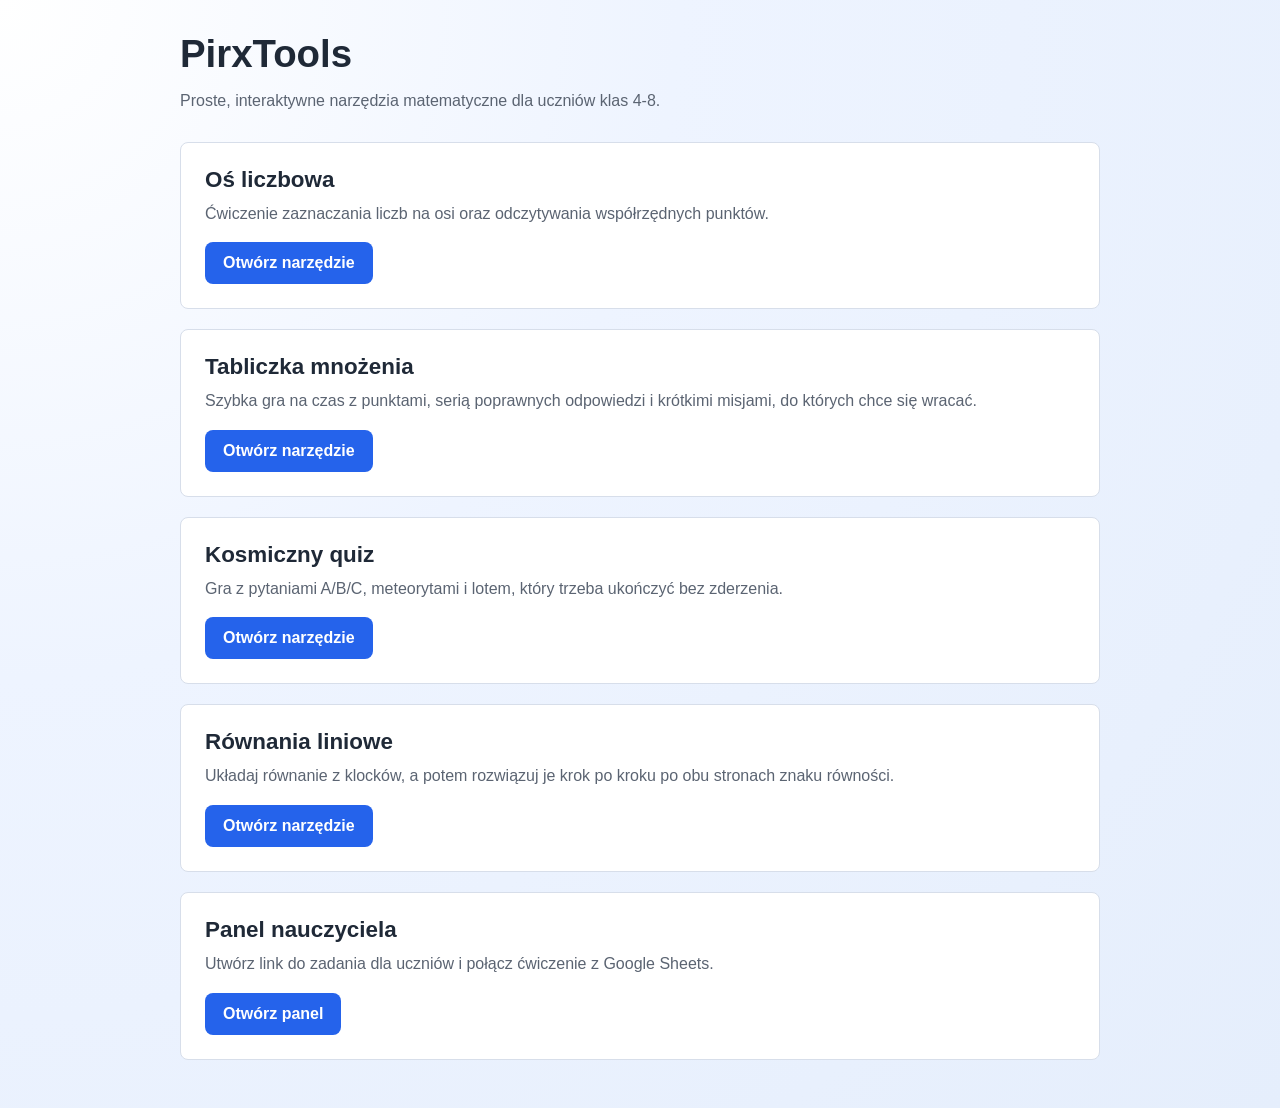
<file: index.html>
<!DOCTYPE html>
<html lang="pl">
  <head>
    <meta charset="UTF-8" />
    <meta name="viewport" content="width=device-width, initial-scale=1.0" />
    <title>SchoolTools - Matematyka 4-8</title>
    <script src="./shared/config.js?v=20260611-1"></script>
    <script src="./shared/theme.js?v=20260611-1"></script>
    <style>
      :root {
        color-scheme: light;
        --bg: #f4f7fb;
        --panel: #ffffff;
        --text: #1f2937;
        --muted: #5b6472;
        --accent: var(--app-accent, #2563eb);
        --accent-soft: var(--app-accent-soft, #dbeafe);
        --border: #d7deea;
      }

      * {
        box-sizing: border-box;
      }

      body {
        margin: 0;
        font-family: Arial, sans-serif;
        background: var(--app-page-background, var(--bg));
        color: var(--text);
      }

      main {
        max-width: 960px;
        margin: 0 auto;
        padding: 32px 20px 48px;
      }

      header {
        margin-bottom: 28px;
      }

      h1 {
        margin: 0 0 12px;
        font-size: 2.4rem;
      }

      p {
        margin: 0;
        line-height: 1.6;
        color: var(--muted);
      }

      .tool-list {
        display: grid;
        gap: 20px;
      }

      .tool-card {
        background: var(--panel);
        border: 1px solid var(--border);
        border-radius: 8px;
        padding: 24px;
      }

      .tool-card h2 {
        margin: 0 0 8px;
        font-size: 1.4rem;
      }

      .tool-card a {
        display: inline-block;
        margin-top: 16px;
        padding: 12px 18px;
        border-radius: 8px;
        background: var(--accent);
        color: #ffffff;
        text-decoration: none;
        font-weight: 700;
      }
    </style>
  </head>
  <body>
    <main>
      <header>
        <h1 data-brand-name>SchoolTools</h1>
        <p>Proste, interaktywne narzędzia matematyczne dla uczniów klas 4-8.</p>
      </header>

      <section class="tool-list" aria-label="Dostępne narzędzia">
        <article class="tool-card">
          <h2>Oś liczbowa</h2>
          <p>
            Ćwiczenie zaznaczania liczb na osi oraz odczytywania współrzędnych
            punktów.
          </p>
          <a href="./tools/number-line/index.html">Otwórz narzędzie</a>
        </article>
        <article class="tool-card">
          <h2>Tabliczka mnożenia</h2>
          <p>
            Szybka gra na czas z punktami, serią poprawnych odpowiedzi i krótkimi
            misjami, do których chce się wracać.
          </p>
          <a href="./tools/multiplication-game/index.html">Otwórz narzędzie</a>
        </article>
        <article class="tool-card">
          <h2>Kosmiczny quiz</h2>
          <p>
            Gra z pytaniami A/B/C, meteorytami i lotem, który trzeba ukończyć
            bez zderzenia.
          </p>
          <a href="./tools/space-quiz/index.html">Otwórz narzędzie</a>
        </article>
        <article class="tool-card">
          <h2>Równania liniowe</h2>
          <p>
            Układaj równanie z klocków, a potem rozwiązuj je krok po kroku po
            obu stronach znaku równości.
          </p>
          <a href="./tools/linear-equations/index.html">Otwórz narzędzie</a>
        </article>
        <article class="tool-card">
          <h2>Panel nauczyciela</h2>
          <p>
            Utwórz link do zadania dla uczniów i połącz ćwiczenie z Google
            Sheets.
          </p>
          <a href="./teacher/index.html">Otwórz panel</a>
        </article>
      </section>
    </main>
    <script>
      const brandName = window.APP_CONFIG?.brandName ?? "SchoolTools";
      document.querySelectorAll("[data-brand-name]").forEach((element) => {
        element.textContent = brandName;
      });
      document.title = `${brandName} - Matematyka 4-8`;
    </script>
  </body>
</html>
</file>
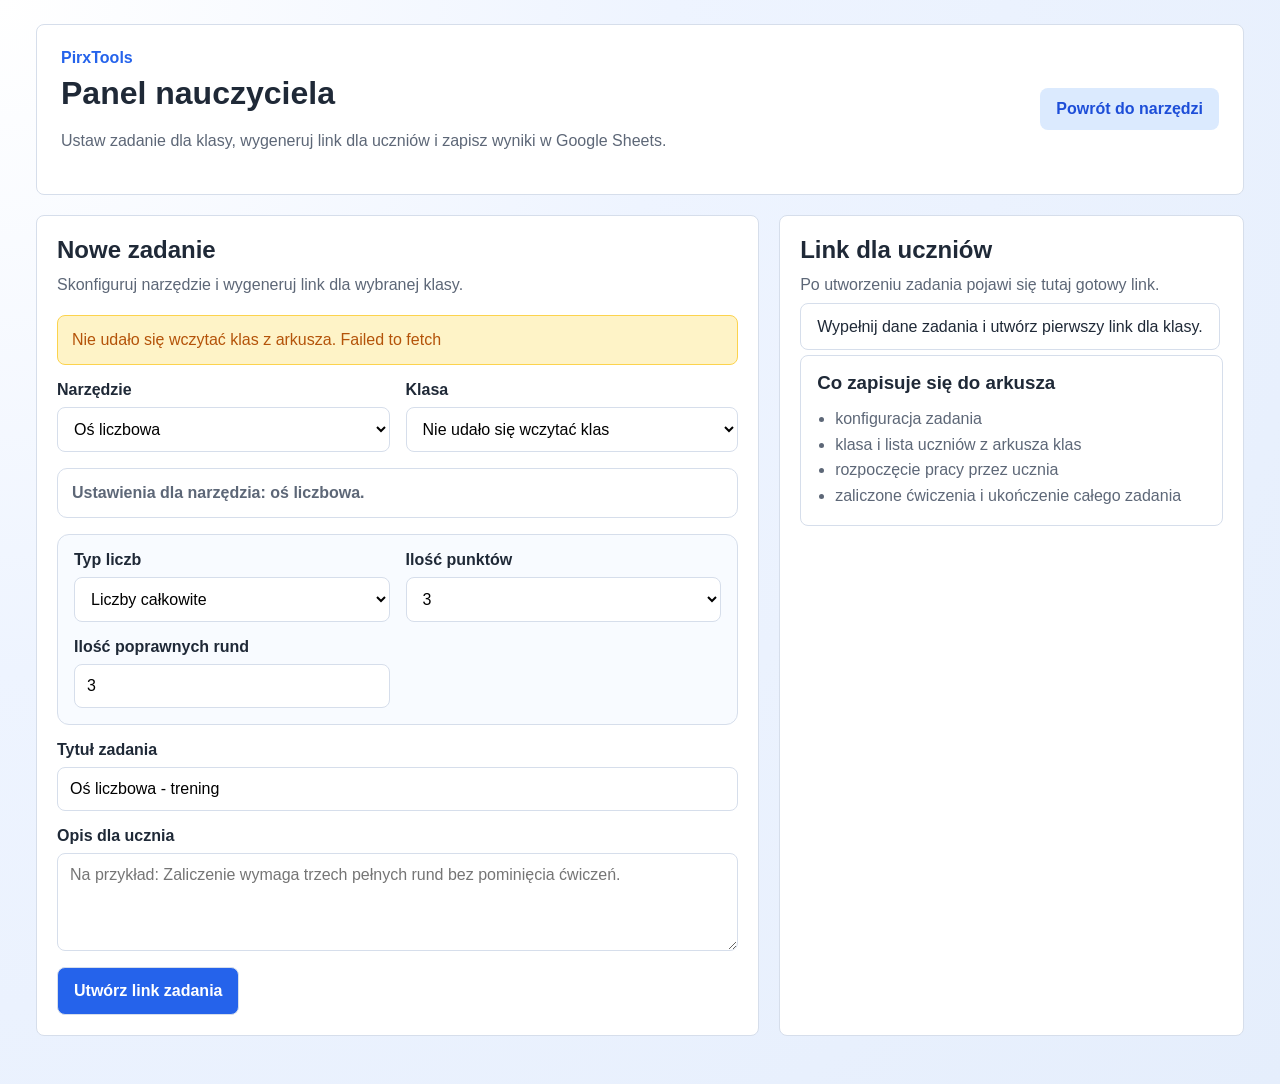
<file: teacher/index.html>
<!DOCTYPE html>
<html lang="pl">
  <head>
    <meta charset="UTF-8" />
    <meta name="viewport" content="width=device-width, initial-scale=1.0" />
    <title>Panel nauczyciela - SchoolTools</title>
    <script src="../shared/config.js?v=20260611-1"></script>
    <script src="../shared/theme.js?v=20260611-1"></script>
    <script src="../shared/assignment-api.js?v=20260611-1"></script>
    <link rel="stylesheet" href="./style.css?v=20260529-1" />
  </head>
  <body>
    <main class="page">
      <header class="page__header">
        <div>
          <p class="page__eyebrow" data-brand-name>SchoolTools</p>
          <h1>Panel nauczyciela</h1>
          <p class="page__lead">
            Ustaw zadanie dla klasy, wygeneruj link dla uczniów i zapisz wyniki
            w Google Sheets.
          </p>
        </div>
        <a class="page__back" href="../index.html">Powrót do narzędzi</a>
      </header>

      <section class="layout">
        <section class="panel">
          <header class="panel__header">
            <div>
              <h2>Nowe zadanie</h2>
              <p>Skonfiguruj narzędzie i wygeneruj link dla wybranej klasy.</p>
            </div>
          </header>

          <form id="assignment-form" class="form">
            <div id="api-warning" class="inline-warning" hidden></div>

            <div class="grid grid--2">
              <label class="field">
                <span>Narzędzie</span>
                <select id="tool-select" name="tool">
                  <option value="number-line">Oś liczbowa</option>
                  <option value="multiplication-game">Tabliczka mnożenia</option>
                  <option value="space-quiz">Kosmiczny quiz</option>
                  <option value="linear-equations">Równania liniowe</option>
                </select>
              </label>

              <label class="field">
                <span>Klasa</span>
                <select id="class-select" name="classId">
                  <option value="">Wczytywanie klas...</option>
                </select>
              </label>
            </div>

            <p id="tool-settings-hint" class="tool-settings__hint" aria-live="polite">
              Ustawienia dla narzędzia: oś liczbowa.
            </p>

            <section
              id="number-line-settings"
              class="tool-settings"
              data-tool-settings="number-line"
            >
              <div class="grid grid--2">
                <label class="field">
                  <span>Typ liczb</span>
                  <select id="task-type-select" name="taskType">
                    <option value="natural">Liczby naturalne</option>
                    <option value="integer" selected>Liczby całkowite</option>
                    <option value="commonFraction">Ułamki zwykłe</option>
                    <option value="decimal">Ułamki dziesiętne</option>
                    <option value="rational">Liczby wymierne</option>
                  </select>
                </label>

                <label class="field">
                  <span>Ilość punktów</span>
                  <select id="point-count-select" name="pointCount">
                    <option value="2">2</option>
                    <option value="3" selected>3</option>
                    <option value="4">4</option>
                    <option value="5">5</option>
                    <option value="6">6</option>
                  </select>
                </label>

                <label class="field">
                  <span>Ilość poprawnych rund</span>
                  <input
                    id="required-successes-input"
                    name="requiredSuccesses"
                    type="number"
                    min="1"
                    max="20"
                    value="3"
                  />
                </label>
              </div>
            </section>

            <section
              id="multiplication-game-settings"
              class="tool-settings"
              data-tool-settings="multiplication-game"
              hidden
            >
              <div class="grid grid--2">
                <label class="field">
                  <span>Zakres tabliczki</span>
                  <select id="max-factor-select" name="maxFactor">
                    <option value="9">do 9</option>
                    <option value="10" selected>do 10</option>
                    <option value="15">do 15</option>
                  </select>
                </label>

                <label class="field">
                  <span>Liczba przykładów</span>
                  <select id="question-count-select" name="questionCount">
                    <option value="8">8</option>
                    <option value="12" selected>12</option>
                    <option value="16">16</option>
                  </select>
                </label>

                <label class="field">
                  <span>Czas misji</span>
                  <select id="time-limit-select" name="timeLimitSeconds">
                    <option value="45">45 s</option>
                    <option value="60" selected>60 s</option>
                    <option value="90">90 s</option>
                  </select>
                </label>

                <label class="field">
                  <span>Liczba zaliczonych misji</span>
                  <input
                    id="multiplication-required-successes-input"
                    name="requiredSuccesses"
                    type="number"
                    min="1"
                    max="20"
                    value="3"
                  />
                </label>
              </div>
            </section>

            <section
              id="space-quiz-settings"
              class="tool-settings"
              data-tool-settings="space-quiz"
              hidden
            >
              <div class="grid grid--2">
                <label class="field">
                  <span>Klasa pytań</span>
                  <select id="quiz-grade-select" name="quizGrade">
                    <option value="4" selected>4</option>
                    <option value="5">5</option>
                    <option value="6">6</option>
                    <option value="7">7</option>
                    <option value="8">8</option>
                  </select>
                </label>

                <label class="field">
                  <span>Dział</span>
                  <select
                    id="quiz-topic-input"
                    name="quizTopic"
                  >
                    <option value="Trening">Trening</option>
                  </select>
                </label>

                <label class="field">
                  <span>Liczba pytań</span>
                  <select id="quiz-question-count-select" name="quizQuestionCount">
                    <option value="5">5</option>
                    <option value="8" selected>8</option>
                    <option value="10">10</option>
                    <option value="12">12</option>
                    <option value="15">15</option>
                  </select>
                </label>

                <label class="field">
                  <span>Czas na meteoryt</span>
                  <select id="seconds-per-question-select" name="secondsPerQuestion">
                    <option value="5">5 s</option>
                    <option value="7" selected>7 s</option>
                    <option value="9">9 s</option>
                    <option value="12">12 s</option>
                  </select>
                </label>
              </div>
            </section>

            <section
              id="linear-equations-settings"
              class="tool-settings"
              data-tool-settings="linear-equations"
              hidden
            >
              <div class="grid grid--2">
                <label class="field">
                  <span>Poziom trudności</span>
                  <select id="difficulty-select" name="difficulty">
                    <option value="easy">easy</option>
                    <option value="medium">medium</option>
                    <option value="hard" selected>hard</option>
                  </select>
                </label>

                <label class="field">
                  <span>Grupa zadań</span>
                  <input
                    id="task-group-input"
                    name="taskGroup"
                    type="text"
                    placeholder="Na przykład: A"
                  />
                </label>

                <label class="field">
                  <span>Liczba ćwiczeń do wykonania</span>
                  <input
                    id="linear-required-successes-input"
                    name="requiredSuccesses"
                    type="number"
                    min="1"
                    max="20"
                    value="3"
                  />
                </label>
              </div>
            </section>

            <label class="field">
              <span>Tytuł zadania</span>
              <input
                id="assignment-title-input"
                name="title"
                type="text"
                value="Oś liczbowa - trening"
              />
            </label>

            <label class="field">
              <span>Opis dla ucznia</span>
              <textarea
                id="student-instructions-input"
                name="studentInstructions"
                rows="4"
                placeholder="Na przykład: Zaliczenie wymaga trzech pełnych rund bez pominięcia ćwiczeń."
              ></textarea>
            </label>

            <div class="actions">
              <button id="create-assignment-button" type="submit">
                Utwórz link zadania
              </button>
            </div>
          </form>
        </section>

        <aside class="panel panel--result">
          <header class="panel__header">
            <div>
              <h2>Link dla uczniów</h2>
              <p>Po utworzeniu zadania pojawi się tutaj gotowy link.</p>
            </div>
          </header>

          <section id="result-card" class="result-card" hidden>
            <label class="field">
              <span>Link</span>
              <textarea id="assignment-link-output" rows="4" readonly></textarea>
            </label>
            <div class="actions">
              <button id="copy-link-button" type="button">Kopiuj link</button>
            </div>
          </section>

          <output id="teacher-feedback" class="feedback" aria-live="polite">
            Wypełnij dane zadania i utwórz pierwszy link dla klasy.
          </output>

          <section class="info-card">
            <h3>Co zapisuje się do arkusza</h3>
            <ul>
              <li>konfiguracja zadania</li>
              <li>klasa i lista uczniów z arkusza klas</li>
              <li>rozpoczęcie pracy przez ucznia</li>
              <li>zaliczone ćwiczenia i ukończenie całego zadania</li>
            </ul>
          </section>
        </aside>
      </section>
    </main>
    <script src="./app.js?v=20260611-1"></script>
  </body>
</html>
</file>
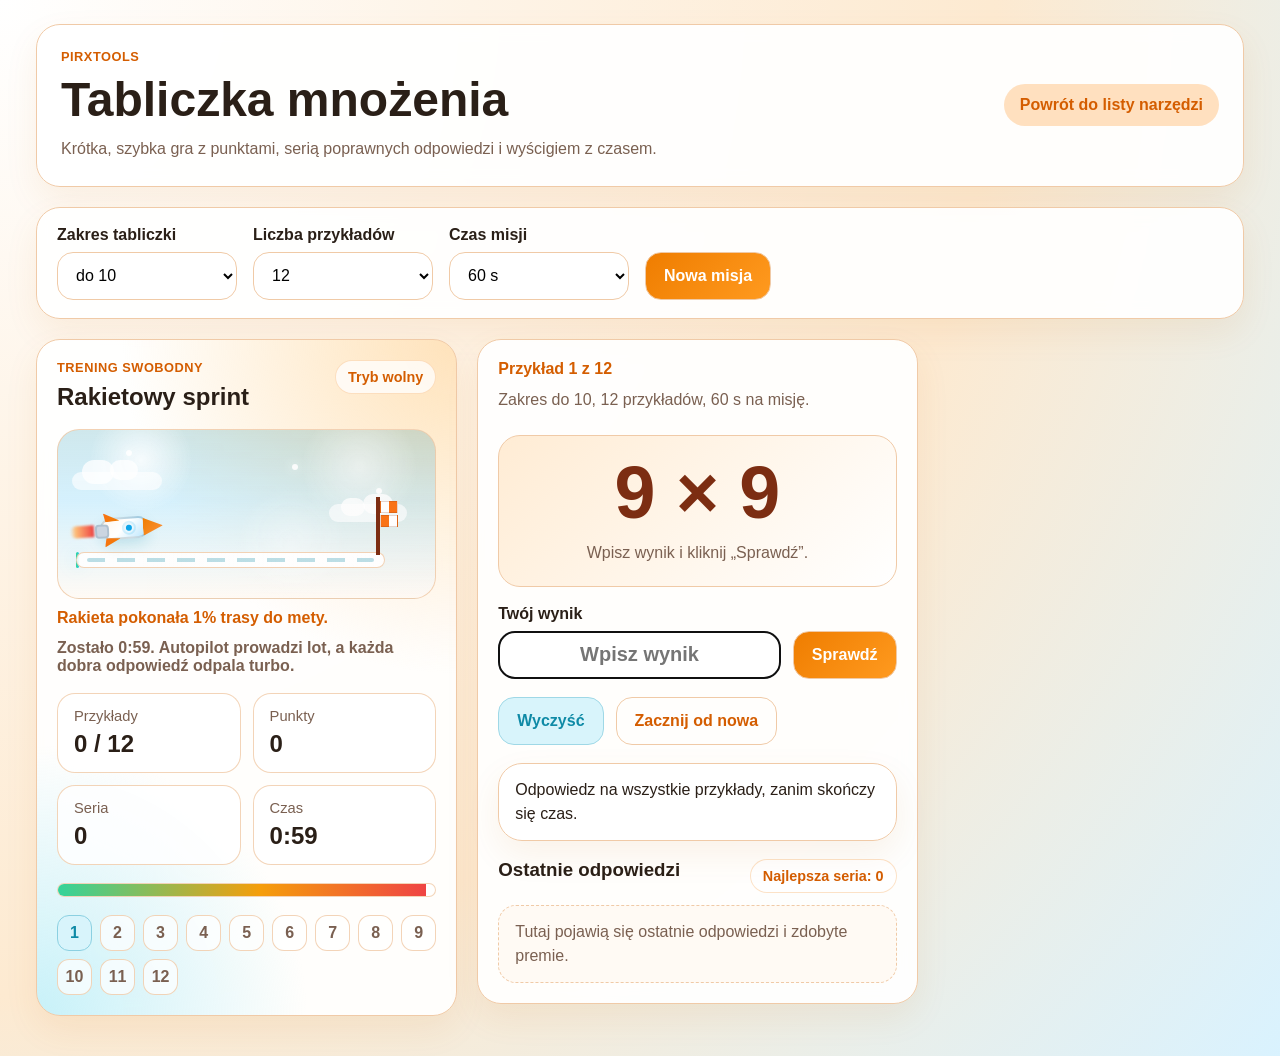
<file: tools/multiplication-game/index.html>
<!DOCTYPE html>
<html lang="pl">
  <head>
    <meta charset="UTF-8" />
    <meta name="viewport" content="width=device-width, initial-scale=1.0" />
    <title>Tabliczka mnożenia - SchoolTools</title>
    <script src="../../shared/config.js?v=20260611-1"></script>
    <script src="../../shared/theme.js?v=20260611-1"></script>
    <script src="../../shared/assignment-api.js?v=20260611-1"></script>
    <link rel="stylesheet" href="./style.css?v=20260611-1" />
  </head>
  <body>
    <main class="page">
      <header id="page-header" class="page__header">
        <div>
          <p class="page__eyebrow" data-brand-name>SchoolTools</p>
          <h1>Tabliczka mnożenia</h1>
          <p class="page__lead">
            Krótka, szybka gra z punktami, serią poprawnych odpowiedzi i
            wyścigiem z czasem.
          </p>
        </div>
        <a class="page__back" href="../../index.html">Powrót do listy narzędzi</a>
      </header>

      <section
        id="assignment-panel"
        class="assignment-panel"
        aria-label="Informacje o zadaniu"
        hidden
      >
        <div class="assignment-panel__header">
          <div>
            <p class="assignment-panel__eyebrow">Tryb zadania</p>
            <h2 id="assignment-title">Zadanie nauczyciela</h2>
            <p id="assignment-description" class="assignment-panel__text"></p>
          </div>
          <div class="assignment-progress">
            <span>Postęp</span>
            <strong id="assignment-progress-value">0 / 0</strong>
          </div>
        </div>

        <section id="student-setup" class="student-setup">
          <label class="field">
            <span>Wybierz swoje imię i nazwisko</span>
            <select id="student-select">
              <option value="">Wybierz ucznia</option>
            </select>
          </label>
          <button id="start-assignment-button" type="button">
            Rozpocznij zadanie
          </button>
        </section>

        <output id="assignment-feedback" class="feedback" aria-live="polite">
          Trwa wczytywanie ustawień zadania.
        </output>
      </section>

      <section
        id="toolbar"
        class="toolbar"
        aria-label="Ustawienia gry z tabliczki mnożenia"
      >
        <label class="field">
          <span>Zakres tabliczki</span>
          <select id="max-factor-select">
            <option value="9">do 9</option>
            <option value="10" selected>do 10</option>
            <option value="15">do 15</option>
          </select>
        </label>
        <label class="field">
          <span>Liczba przykładów</span>
          <select id="question-count-select">
            <option value="8">8</option>
            <option value="12" selected>12</option>
            <option value="16">16</option>
          </select>
        </label>
        <label class="field">
          <span>Czas misji</span>
          <select id="time-limit-select">
            <option value="45">45 s</option>
            <option value="60" selected>60 s</option>
            <option value="90">90 s</option>
          </select>
        </label>
        <button id="new-mission-button" type="button">Nowa misja</button>
      </section>

      <section
        id="game-shell"
        class="game-shell"
        aria-label="Gra z tabliczki mnożenia"
        hidden
      >
        <article class="dashboard-panel">
          <div class="dashboard-panel__top">
            <div>
              <p id="mission-status-label" class="dashboard-panel__eyebrow">
                Trening swobodny
              </p>
              <h2>Rakietowy sprint</h2>
            </div>
            <span id="mission-mode-badge" class="mission-mode-badge">Tryb wolny</span>
          </div>

          <section class="race-scene" aria-label="Tor lotu rakiety">
            <div
              id="race-scene-visual"
              class="race-scene__visual"
              data-state="idle"
              data-urgency="calm"
            >
              <span class="race-scene__star race-scene__star--one"></span>
              <span class="race-scene__star race-scene__star--two"></span>
              <span class="race-scene__star race-scene__star--three"></span>
              <span class="race-scene__cloud race-scene__cloud--one"></span>
              <span class="race-scene__cloud race-scene__cloud--two"></span>

              <div class="race-track" aria-hidden="true">
                <div id="race-progress-fill" class="race-track__fill"></div>
                <div class="race-track__lane"></div>
                <div class="race-track__finish">
                  <span class="finish-flag finish-flag--top"></span>
                  <span class="finish-flag finish-flag--bottom"></span>
                </div>
                <div id="rocket-ship" class="rocket-ship">
                  <span class="rocket-ship__trail"></span>
                  <span class="rocket-ship__flame"></span>
                  <span class="rocket-ship__body"></span>
                  <span class="rocket-ship__window"></span>
                  <span class="rocket-ship__wing rocket-ship__wing--top"></span>
                  <span class="rocket-ship__wing rocket-ship__wing--bottom"></span>
                </div>
              </div>
            </div>

            <div class="race-scene__hud">
              <p id="race-distance-label" class="race-scene__label">
                Rakieta czeka na start.
              </p>
              <p id="race-time-label" class="race-scene__label race-scene__label--muted">
                Gdy zacznie się misja, lot ruszy razem z postępem.
              </p>
            </div>
          </section>

          <div class="status-grid" aria-label="Statystyki misji">
            <section class="status-card">
              <span class="status-card__label">Przykłady</span>
              <strong id="mission-progress-value">0 / 0</strong>
            </section>
            <section class="status-card">
              <span class="status-card__label">Punkty</span>
              <strong id="score-value">0</strong>
            </section>
            <section class="status-card">
              <span class="status-card__label">Seria</span>
              <strong id="combo-value">0</strong>
            </section>
            <section class="status-card">
              <span class="status-card__label">Czas</span>
              <strong id="time-value">0:00</strong>
            </section>
          </div>

          <div class="timer-bar" aria-hidden="true">
            <div id="time-bar-fill" class="timer-bar__fill"></div>
          </div>

          <div id="question-track" class="question-track" aria-label="Postęp odpowiedzi"></div>
        </article>

        <article class="play-panel">
          <div class="play-panel__intro">
            <p id="question-caption" class="question-caption">Przykład 1 z 12</p>
            <p id="question-hint" class="question-hint">
              Każda szybka, poprawna odpowiedź dodaje punkty do twojego wyniku.
            </p>
          </div>

          <section class="question-stage" aria-label="Bieżący przykład">
            <div id="question-expression" class="question-expression">6 × 7</div>
            <p id="question-helper" class="question-helper">
              Wpisz wynik i kliknij „Sprawdź”.
            </p>
          </section>

          <form id="answer-form" class="answer-form">
            <label class="answer-form__field" for="answer-input">
              <span>Twój wynik</span>
              <input
                id="answer-input"
                type="text"
                inputmode="numeric"
                autocomplete="off"
                spellcheck="false"
                placeholder="Wpisz wynik"
              />
            </label>
            <button id="submit-answer-button" type="submit">Sprawdź</button>
          </form>

          <div class="action-row">
            <button
              id="clear-answer-button"
              class="button button--secondary"
              type="button"
            >
              Wyczyść
            </button>
            <button
              id="restart-mission-button"
              class="button button--ghost"
              type="button"
            >
              Zacznij od nowa
            </button>
          </div>

          <output id="mission-feedback" class="feedback" aria-live="polite">
            Odpowiedz na wszystkie przykłady, zanim skończy się czas.
          </output>

          <section class="recent-panel" aria-label="Ostatnie odpowiedzi">
            <div class="recent-panel__header">
              <h3>Ostatnie odpowiedzi</h3>
              <span id="best-streak-value" class="recent-panel__badge">
                Najlepsza seria: 0
              </span>
            </div>
            <div id="recent-results" class="recent-results"></div>
          </section>
        </article>

        <aside id="summary-panel" class="summary-panel" hidden>
          <p class="summary-panel__eyebrow">Podsumowanie misji</p>
          <h3 id="summary-title">Gotowe</h3>
          <p id="summary-text" class="summary-panel__text"></p>

          <div class="summary-stats">
            <section class="summary-stat">
              <span>Punkty</span>
              <strong id="summary-score-value">0</strong>
            </section>
            <section class="summary-stat">
              <span>Skuteczność</span>
              <strong id="summary-accuracy-value">0%</strong>
            </section>
            <section class="summary-stat">
              <span>Pierwsze trafienia</span>
              <strong id="summary-first-try-value">0%</strong>
            </section>
            <section class="summary-stat">
              <span>Najlepsza seria</span>
              <strong id="summary-streak-value">0</strong>
            </section>
            <section class="summary-stat">
              <span>Zostało czasu</span>
              <strong id="summary-time-value">0 s</strong>
            </section>
          </div>

          <div class="summary-actions">
            <button id="summary-action-button" type="button">
              Zagraj jeszcze raz
            </button>
          </div>
        </aside>
      </section>
    </main>

    <script src="./math.js?v=20260611-1"></script>
    <script src="./app.js?v=20260611-1"></script>
  </body>
</html>
</file>
<file: teacher/style.css>
:root {
  color-scheme: light;
  --bg: #eef4ff;
  --panel: #ffffff;
  --panel-soft: #f8fbff;
  --text: #1f2937;
  --muted: #5d6777;
  --border: #d6deeb;
  --accent: var(--app-accent, #2563eb);
  --accent-strong: var(--app-accent-strong, #1d4ed8);
  --accent-soft: var(--app-accent-soft, #dbeafe);
  --success: #15803d;
  --success-soft: #dcfce7;
  --warning: #b45309;
  --warning-soft: #fef3c7;
}

* {
  box-sizing: border-box;
}

[hidden] {
  display: none !important;
}

body {
  margin: 0;
  font-family: Arial, sans-serif;
  color: var(--text);
  background: var(
    --app-page-background,
    radial-gradient(circle at top left, #ffffff 0, #eef4ff 40%, #e5eefc 100%)
  );
}

button,
input,
select,
textarea {
  font: inherit;
}

.page {
  max-width: 1240px;
  margin: 0 auto;
  padding: 24px 16px 48px;
}

.page__header,
.panel,
.feedback,
.result-card,
.info-card {
  background: var(--panel);
  border: 1px solid var(--border);
  border-radius: 8px;
}

.page__header {
  display: flex;
  justify-content: space-between;
  gap: 24px;
  align-items: flex-start;
  padding: 24px;
}

.page__eyebrow {
  margin: 0 0 8px;
  color: var(--accent);
  font-weight: 700;
}

.page__header h1,
.panel__header h2,
.info-card h3 {
  margin: 0;
}

.page__lead,
.panel__header p,
.info-card li {
  color: var(--muted);
  line-height: 1.6;
}

.page__back {
  align-self: center;
  padding: 12px 16px;
  border-radius: 8px;
  background: var(--accent-soft);
  color: var(--accent-strong);
  text-decoration: none;
  font-weight: 700;
}

.layout {
  display: grid;
  grid-template-columns: minmax(0, 1.4fr) minmax(320px, 0.9fr);
  gap: 20px;
  margin-top: 20px;
}

.panel {
  padding: 20px;
}

.panel__header {
  margin-bottom: 18px;
}

.panel__header p {
  margin: 8px 0 0;
}

.form {
  display: grid;
  gap: 16px;
}

.tool-settings {
  display: grid;
  gap: 16px;
  padding: 16px;
  border-radius: 12px;
  background: var(--panel-soft);
  border: 1px solid var(--border);
}

.tool-settings__hint {
  margin: 0;
  padding: 12px 14px;
  border-radius: 10px;
  background: #ffffff;
  border: 1px solid var(--border);
  color: var(--muted);
  line-height: 1.5;
  font-weight: 700;
}

.grid {
  display: grid;
  gap: 16px;
}

.grid--2 {
  grid-template-columns: repeat(2, minmax(0, 1fr));
}

.field {
  display: grid;
  gap: 8px;
}

.field span {
  font-weight: 700;
}

.inline-warning {
  padding: 12px 14px;
  background: var(--warning-soft);
  border: 1px solid #fcd34d;
  border-radius: 8px;
  color: var(--warning);
  line-height: 1.5;
}

input,
select,
textarea,
button {
  border: 1px solid var(--border);
  border-radius: 8px;
}

input,
select,
textarea {
  width: 100%;
  padding: 12px;
  background: #ffffff;
}

button {
  min-height: 48px;
  padding: 0 16px;
  background: var(--accent);
  color: #ffffff;
  font-weight: 700;
  cursor: pointer;
}

button:hover,
button:focus-visible {
  background: var(--accent-strong);
}

.actions {
  display: flex;
  gap: 12px;
}

.feedback {
  margin-top: 16px;
  padding: 14px 16px;
  line-height: 1.5;
}

.feedback[data-status="success"] {
  background: var(--success-soft);
  border-color: #86efac;
  color: var(--success);
}

.feedback[data-status="warning"] {
  background: var(--warning-soft);
  border-color: #fcd34d;
  color: var(--warning);
}

.result-card,
.info-card {
  margin-top: 16px;
  padding: 16px;
}

.info-card ul {
  margin: 12px 0 0;
  padding-left: 18px;
}

@media (max-width: 920px) {
  .layout,
  .grid--2 {
    grid-template-columns: 1fr;
  }
}

@media (max-width: 640px) {
  .page {
    padding-inline: 12px;
  }

  .page__header,
  .panel {
    padding: 16px;
  }

  .actions {
    flex-direction: column;
  }

  button,
  .page__back {
    width: 100%;
  }
}
</file>
<file: tools/multiplication-game/style.css>
:root {
  color-scheme: light;
  --bg: #fff7ed;
  --panel: rgba(255, 255, 255, 0.92);
  --panel-soft: #fffaf4;
  --panel-strong: #fff0dd;
  --text: #2a1f17;
  --muted: #7a6051;
  --border: #f0caa7;
  --accent: #ef7d00;
  --accent-strong: #d45d00;
  --accent-soft: #ffe0bf;
  --sky: #0f8aa6;
  --sky-soft: #d8f4fb;
  --success: #166534;
  --success-soft: #dcfce7;
  --warning: #b45309;
  --warning-soft: #ffedd5;
}

* {
  box-sizing: border-box;
}

body {
  margin: 0;
  font-family: "Trebuchet MS", "Segoe UI", sans-serif;
  color: var(--text);
  background:
    radial-gradient(circle at top left, rgba(255, 255, 255, 0.95) 0, rgba(255, 244, 230, 0.95) 28%, rgba(255, 233, 204, 0.9) 60%, rgba(215, 243, 255, 0.85) 100%),
    var(--app-page-background, linear-gradient(180deg, #fff7ed 0%, #fef3c7 100%));
}

button,
input,
select {
  font: inherit;
}

[hidden] {
  display: none !important;
}

.page {
  max-width: 1240px;
  margin: 0 auto;
  padding: 24px 16px 40px;
}

.page__header,
.toolbar,
.assignment-panel,
.dashboard-panel,
.play-panel,
.summary-panel,
.feedback {
  background: var(--panel);
  border: 1px solid var(--border);
  border-radius: 24px;
  box-shadow: 0 14px 34px rgba(192, 107, 17, 0.08);
  backdrop-filter: blur(8px);
}

.page__header {
  display: flex;
  justify-content: space-between;
  gap: 24px;
  align-items: flex-start;
  padding: 24px;
}

.page__eyebrow,
.assignment-panel__eyebrow,
.dashboard-panel__eyebrow,
.summary-panel__eyebrow {
  margin: 0 0 8px;
  color: var(--accent-strong);
  font-weight: 800;
  letter-spacing: 0.04em;
  text-transform: uppercase;
  font-size: 0.8rem;
}

.page__header h1,
.assignment-panel__header h2,
.dashboard-panel h2,
.summary-panel h3,
.recent-panel__header h3 {
  margin: 0;
}

.page__header h1 {
  font-size: clamp(2rem, 4vw, 3rem);
}

.page__lead,
.assignment-panel__text,
.question-hint,
.question-helper,
.summary-panel__text {
  margin: 10px 0 0;
  line-height: 1.55;
  color: var(--muted);
}

.page__back {
  flex-shrink: 0;
  align-self: center;
  padding: 12px 16px;
  border-radius: 999px;
  background: var(--accent-soft);
  color: var(--accent-strong);
  text-decoration: none;
  font-weight: 800;
}

.assignment-panel {
  display: grid;
  gap: 16px;
  margin-top: 20px;
  padding: 20px;
}

.assignment-panel__header {
  display: flex;
  justify-content: space-between;
  gap: 16px;
  flex-wrap: wrap;
}

.assignment-progress {
  display: grid;
  gap: 6px;
  min-width: 128px;
  align-content: start;
  padding: 14px 16px;
  background: var(--panel-soft);
  border: 1px solid var(--border);
  border-radius: 18px;
}

.assignment-progress span,
.status-card__label,
.summary-stat span {
  color: var(--muted);
  font-size: 0.92rem;
}

.student-setup {
  display: flex;
  flex-wrap: wrap;
  gap: 16px;
  align-items: end;
}

.student-setup .field {
  flex: 1 1 280px;
}

.toolbar {
  display: flex;
  flex-wrap: wrap;
  gap: 16px;
  align-items: end;
  margin-top: 20px;
  padding: 18px 20px;
}

.field {
  display: grid;
  gap: 8px;
  min-width: 180px;
}

.field span,
.answer-form__field span {
  font-weight: 800;
}

select,
input,
button {
  min-height: 48px;
  border: 1px solid var(--border);
  border-radius: 16px;
}

select,
input {
  width: 100%;
  padding: 0 14px;
  background: #ffffff;
}

button {
  padding: 0 18px;
  background: linear-gradient(135deg, var(--accent) 0%, #ff9a1f 100%);
  color: #ffffff;
  font-weight: 800;
  cursor: pointer;
}

button:hover,
button:focus-visible {
  background: linear-gradient(135deg, var(--accent-strong) 0%, var(--accent) 100%);
}

.button--secondary {
  background: var(--sky-soft);
  color: var(--sky);
  border-color: #9fd8e6;
}

.button--secondary:hover,
.button--secondary:focus-visible {
  background: #c7eef7;
}

.button--ghost {
  background: transparent;
  color: var(--accent-strong);
}

.button--ghost:hover,
.button--ghost:focus-visible {
  background: rgba(239, 125, 0, 0.08);
}

.game-shell {
  display: grid;
  grid-template-columns: minmax(0, 1.1fr) minmax(0, 1.15fr) minmax(280px, 0.8fr);
  gap: 20px;
  margin-top: 20px;
  align-items: start;
}

.dashboard-panel,
.play-panel,
.summary-panel {
  padding: 20px;
}

.dashboard-panel {
  display: grid;
  gap: 18px;
  background:
    radial-gradient(circle at top right, rgba(255, 217, 164, 0.75), transparent 42%),
    radial-gradient(circle at bottom left, rgba(176, 235, 247, 0.7), transparent 34%),
    var(--panel);
}

.dashboard-panel__top,
.recent-panel__header {
  display: flex;
  justify-content: space-between;
  gap: 12px;
  align-items: flex-start;
}

.mission-mode-badge,
.recent-panel__badge {
  display: inline-flex;
  align-items: center;
  padding: 8px 12px;
  border-radius: 999px;
  background: rgba(255, 255, 255, 0.76);
  color: var(--accent-strong);
  border: 1px solid rgba(239, 125, 0, 0.22);
  font-weight: 800;
  font-size: 0.9rem;
}

.race-scene {
  display: grid;
  gap: 10px;
}

.race-scene__visual {
  position: relative;
  min-height: 170px;
  overflow: hidden;
  border-radius: 22px;
  border: 1px solid rgba(240, 202, 167, 0.84);
  background:
    linear-gradient(
      180deg,
      rgba(15, 138, 166, 0.2) 0%,
      rgba(125, 211, 252, 0.32) 42%,
      rgba(255, 250, 244, 0.94) 100%
    );
  --rocket-progress: 0;
  --rocket-lift: 0px;
  --rocket-tilt: -6deg;
  --engine-power: 1;
  --time-pressure: 0;
}

.race-scene__visual::before,
.race-scene__visual::after {
  content: "";
  position: absolute;
  inset: 0;
  pointer-events: none;
}

.race-scene__visual::before {
  background:
    radial-gradient(circle at 22% 18%, rgba(255, 255, 255, 0.86), transparent 16%),
    radial-gradient(circle at 80% 22%, rgba(255, 255, 255, 0.55), transparent 18%),
    radial-gradient(circle at 62% 68%, rgba(255, 255, 255, 0.32), transparent 22%);
  opacity: 0.95;
}

.race-scene__visual::after {
  background:
    linear-gradient(
      90deg,
      rgba(239, 125, 0, 0) 0%,
      rgba(239, 125, 0, calc(var(--time-pressure) * 0.18)) 45%,
      rgba(239, 68, 68, calc(var(--time-pressure) * 0.34)) 100%
    );
  transition: background 0.25s ease;
}

.race-scene__star,
.race-scene__cloud {
  position: absolute;
  pointer-events: none;
}

.race-scene__star {
  width: 6px;
  height: 6px;
  border-radius: 999px;
  background: rgba(255, 255, 255, 0.9);
  box-shadow: 0 0 12px rgba(255, 255, 255, 0.75);
  animation: starTwinkle 2.2s ease-in-out infinite;
}

.race-scene__star--one {
  top: 20px;
  left: 18%;
}

.race-scene__star--two {
  top: 34px;
  left: 62%;
  animation-delay: 0.7s;
}

.race-scene__star--three {
  top: 58px;
  right: 14%;
  animation-delay: 1.2s;
}

.race-scene__cloud {
  height: 18px;
  border-radius: 999px;
  background: rgba(255, 255, 255, 0.62);
  filter: blur(0.3px);
}

.race-scene__cloud::before,
.race-scene__cloud::after {
  content: "";
  position: absolute;
  border-radius: 999px;
  background: rgba(255, 255, 255, 0.76);
}

.race-scene__cloud--one {
  top: 42px;
  left: 14px;
  width: 90px;
}

.race-scene__cloud--one::before {
  width: 32px;
  height: 24px;
  left: 10px;
  bottom: 6px;
}

.race-scene__cloud--one::after {
  width: 28px;
  height: 20px;
  left: 38px;
  bottom: 10px;
}

.race-scene__cloud--two {
  top: 74px;
  right: 28px;
  width: 78px;
}

.race-scene__cloud--two::before {
  width: 24px;
  height: 18px;
  left: 12px;
  bottom: 6px;
}

.race-scene__cloud--two::after {
  width: 30px;
  height: 20px;
  left: 34px;
  bottom: 8px;
}

.race-track {
  position: absolute;
  inset: auto 18px 18px;
  height: 92px;
}

.race-track__lane,
.race-track__fill {
  position: absolute;
  left: 0;
  right: 32px;
  bottom: 12px;
  height: 16px;
  border-radius: 999px;
}

.race-track__lane {
  background:
    linear-gradient(90deg, rgba(255, 255, 255, 0.64), rgba(255, 255, 255, 0.92)),
    rgba(255, 255, 255, 0.72);
  border: 1px solid rgba(240, 202, 167, 0.84);
  overflow: hidden;
}

.race-track__lane::after {
  content: "";
  position: absolute;
  inset: 5px 10px;
  border-radius: 999px;
  background:
    repeating-linear-gradient(
      90deg,
      rgba(15, 138, 166, 0.28) 0 18px,
      rgba(255, 255, 255, 0) 18px 30px
    );
}

.race-track__fill {
  width: calc(var(--rocket-progress) * (100% - 32px));
  max-width: calc(100% - 32px);
  right: auto;
  background: linear-gradient(90deg, #34d399 0%, #2dd4bf 58%, #38bdf8 100%);
  box-shadow: 0 0 18px rgba(56, 189, 248, 0.28);
  transition: width 0.35s ease;
}

.race-track__finish {
  position: absolute;
  right: 17px;
  bottom: 25px;
  width: 24px;
  height: 58px;
  border-left: 4px solid #7c2d12;
}

.finish-flag {
  position: absolute;
  left: 0;
  width: 18px;
  height: 12px;
  background:
    linear-gradient(90deg, #ffffff 0 50%, #f97316 50% 100%);
  border: 1px solid rgba(124, 45, 18, 0.2);
}

.finish-flag--top {
  top: 4px;
}

.finish-flag--bottom {
  top: 18px;
  background:
    linear-gradient(90deg, #f97316 0 50%, #ffffff 50% 100%);
}

.rocket-ship {
  position: absolute;
  left: calc(6px + (100% - 96px) * var(--rocket-progress));
  bottom: calc(33px + var(--rocket-lift));
  width: 82px;
  height: 40px;
  transform: rotate(var(--rocket-tilt));
  transform-origin: center center;
  transition:
    left 0.35s ease,
    bottom 0.35s ease,
    transform 0.35s ease;
}

.rocket-ship__body {
  position: absolute;
  top: 8px;
  left: 16px;
  width: 48px;
  height: 22px;
  border-radius: 16px 14px 14px 16px;
  background: linear-gradient(135deg, #fff7ed 0%, #ffffff 48%, #bae6fd 100%);
  border: 2px solid rgba(12, 74, 110, 0.2);
  box-shadow: 0 6px 14px rgba(15, 138, 166, 0.18);
}

.rocket-ship__body::before {
  content: "";
  position: absolute;
  scale:-1;
  top: 0px;
  right: -17px;
  width: 20px;
  height: 18px;
  clip-path: polygon(100% 0, 0 50%, 100% 100%);
  background: linear-gradient(135deg, #fb923c 0%, #ef7d00 100%);
}

.rocket-ship__body::after {
  content: "";
  position: absolute;
  top: 4px;
  left: -7px;
  width: 10px;
  height: 10px;
  border-radius: 4px;
  background: #cbd5e1;
  border: 2px solid rgba(12, 74, 110, 0.14);
}

.rocket-ship__window {
  position: absolute;
  top: 14px;
  left: 40px;
  width: 10px;
  height: 10px;
  border-radius: 999px;
  background: #0ea5e9;
  border: 2px solid rgba(255, 255, 255, 0.9);
  box-shadow: 0 0 0 2px rgba(14, 165, 233, 0.16);
}

.rocket-ship__wing {
  position: absolute;
  left: 4px;
  width: 16px;
  height: 10px;
  background: linear-gradient(135deg, #ef7d00 0%, #f97316 100%);
  transform-origin: right center;
}

.rocket-ship__wing--top {
  top: 3px;
  scale: -1;
  clip-path: polygon(100% 100%, 0 18%, 88% 10%);
}

.rocket-ship__wing--bottom {
  bottom: 3px;
  scale: -1;
  clip-path: polygon(100% 0, 0 82%, 88% 90%);
}

.rocket-ship__flame {
  position: absolute;
  top: 14px;
  left: 0;
  width: calc(18px + 14px * var(--engine-power));
  height: 12px;
  border-radius: 999px 0 0 999px;
  background: linear-gradient(90deg, rgba(251, 146, 60, 0) 0%, #fdba74 24%, #ef4444 100%);
  filter: blur(1px);
  transform: translateX(-14px);
  transform-origin: right center;
  animation: flamePulse 0.28s ease-in-out infinite;
}

.rocket-ship__trail {
  position: absolute;
  top: 17px;
  left: -76px;
  width: calc(68px*var(--engine-power));
  height: 6px;
  border-radius: 999px;
  background: linear-gradient(90deg, rgba(255, 255, 255, 0), rgba(255, 255, 255, 0.9));
  opacity: calc(0.45 + var(--engine-power) * 0.22);
  filter: blur(1px);
}

.race-scene__hud {
  display: flex;
  justify-content: space-between;
  gap: 12px;
  flex-wrap: wrap;
}

.race-scene__label {
  margin: 0;
  font-weight: 800;
  color: var(--accent-strong);
}

.race-scene__label--muted {
  color: var(--muted);
}

.race-scene__visual[data-state="completed"] .rocket-ship {
  --rocket-lift: -6px;
  --rocket-tilt: -2deg;
}

.race-scene__visual[data-state="failed"] .rocket-ship {
  --rocket-tilt: 12deg;
}

.race-scene__visual[data-state="failed"] .rocket-ship__flame,
.race-scene__visual[data-state="failed"] .rocket-ship__trail {
  opacity: 0;
}

.race-scene__visual[data-urgency="high"] .rocket-ship__trail {
  opacity: 0.95;
}

.race-scene__visual[data-urgency="high"] .race-track__lane {
  box-shadow: inset 0 0 0 1px rgba(239, 68, 68, 0.15);
}

.status-grid {
  display: grid;
  grid-template-columns: repeat(2, minmax(0, 1fr));
  gap: 12px;
}

.status-card,
.summary-stat {
  display: grid;
  gap: 6px;
  padding: 14px 16px;
  background: rgba(255, 255, 255, 0.8);
  border: 1px solid rgba(240, 202, 167, 0.8);
  border-radius: 18px;
}

.status-card strong,
.summary-stat strong {
  font-size: clamp(1.2rem, 2vw, 1.5rem);
}

.timer-bar {
  height: 14px;
  background: rgba(255, 255, 255, 0.72);
  border-radius: 999px;
  overflow: hidden;
  border: 1px solid rgba(240, 202, 167, 0.8);
}

.timer-bar__fill {
  width: 100%;
  height: 100%;
  background: linear-gradient(90deg, #34d399 0%, #f59e0b 55%, #ef4444 100%);
  transition: width 0.2s linear;
}

.question-track {
  display: grid;
  grid-template-columns: repeat(auto-fit, minmax(34px, 1fr));
  gap: 8px;
}

.question-marker {
  display: grid;
  place-items: center;
  min-height: 36px;
  border-radius: 12px;
  font-weight: 800;
  background: rgba(255, 255, 255, 0.7);
  border: 1px solid rgba(240, 202, 167, 0.8);
  color: var(--muted);
}

.question-marker[data-status="current"] {
  background: var(--sky-soft);
  border-color: #8bd0e1;
  color: var(--sky);
}

.question-marker[data-status="retry"] {
  background: #fff4e5;
  border-color: #f8b56c;
  color: var(--warning);
}

.question-marker[data-status="success"] {
  background: var(--success-soft);
  border-color: #86efac;
  color: var(--success);
}

.play-panel {
  display: grid;
  gap: 18px;
}

.play-panel__intro {
  padding-bottom: 4px;
}

.question-caption {
  margin: 0;
  font-weight: 800;
  color: var(--accent-strong);
}

.question-stage {
  display: grid;
  gap: 12px;
  padding: 20px;
  border-radius: 22px;
  background:
    linear-gradient(135deg, rgba(255, 235, 210, 0.95) 0%, rgba(255, 255, 255, 0.95) 100%);
  border: 1px solid var(--border);
}

.question-expression {
  font-size: clamp(2.8rem, 6vw, 4.6rem);
  font-weight: 900;
  line-height: 1;
  text-align: center;
  color: #7c2d12;
}

.question-helper {
  margin: 0;
  text-align: center;
}

.answer-form {
  display: grid;
  grid-template-columns: minmax(0, 1fr) auto;
  gap: 12px;
  align-items: end;
}

.answer-form__field {
  display: grid;
  gap: 8px;
}

.answer-form input {
  font-size: 1.25rem;
  font-weight: 800;
  text-align: center;
}

.action-row,
.summary-actions {
  display: flex;
  gap: 12px;
  flex-wrap: wrap;
}

.feedback {
  padding: 14px 16px;
  line-height: 1.5;
}

.feedback[data-status="success"] {
  background: var(--success-soft);
  border-color: #86efac;
  color: var(--success);
}

.feedback[data-status="warning"] {
  background: var(--warning-soft);
  border-color: #fdba74;
  color: var(--warning);
}

.recent-panel {
  display: grid;
  gap: 12px;
}

.recent-results {
  display: grid;
  gap: 10px;
}

.recent-results__empty {
  margin: 0;
  padding: 14px 16px;
  border-radius: 18px;
  background: var(--panel-soft);
  border: 1px dashed var(--border);
  color: var(--muted);
  line-height: 1.5;
}

.recent-result {
  display: flex;
  justify-content: space-between;
  gap: 12px;
  align-items: center;
  padding: 12px 14px;
  border-radius: 16px;
  border: 1px solid var(--border);
  background: var(--panel-soft);
}

.recent-result strong {
  font-size: 1rem;
}

.recent-result span {
  color: var(--muted);
  text-align: right;
}

.recent-result[data-status="success"] {
  background: #f0fdf4;
  border-color: #86efac;
}

.recent-result[data-status="warning"] {
  background: #fff7ed;
  border-color: #fdba74;
}

.summary-panel {
  display: grid;
  gap: 16px;
  background:
    radial-gradient(circle at top left, rgba(188, 237, 247, 0.45), transparent 38%),
    radial-gradient(circle at bottom right, rgba(255, 221, 179, 0.5), transparent 40%),
    var(--panel);
}

.summary-stats {
  display: grid;
  gap: 10px;
}

@keyframes starTwinkle {
  0%,
  100% {
    opacity: 0.55;
    transform: scale(0.85);
  }

  50% {
    opacity: 1;
    transform: scale(1.1);
  }
}

@keyframes flamePulse {
  0%,
  100% {
    transform: translateX(-10px) scaleX(0.94) scaleY(0.9);
  }

  50% {
    transform: translateX(-12px) scaleX(1.08) scaleY(1.08);
  }
}

@media (max-width: 1120px) {
  .game-shell {
    grid-template-columns: repeat(2, minmax(0, 1fr));
  }

  .summary-panel {
    grid-column: 1 / -1;
  }
}

@media (max-width: 840px) {
  .game-shell {
    grid-template-columns: 1fr;
  }

  .page__header,
  .toolbar,
  .assignment-panel,
  .dashboard-panel,
  .play-panel,
  .summary-panel {
    border-radius: 20px;
  }
}

@media (max-width: 640px) {
  .page {
    padding-inline: 12px;
  }

  .page__header,
  .toolbar,
  .assignment-panel,
  .dashboard-panel,
  .play-panel,
  .summary-panel {
    padding: 16px;
  }

  .toolbar,
  .student-setup,
  .answer-form,
  .action-row,
  .summary-actions {
    grid-template-columns: 1fr;
    flex-direction: column;
  }

  .page__back,
  button {
    width: 100%;
  }

  .status-grid {
    grid-template-columns: repeat(2, minmax(0, 1fr));
  }

  .race-scene__hud {
    flex-direction: column;
  }

  .race-scene__visual {
    min-height: 154px;
  }

  .recent-result {
    align-items: flex-start;
    flex-direction: column;
  }

  .recent-result span {
    text-align: left;
  }
}

@media (prefers-reduced-motion: reduce) {
  .race-scene__star,
  .rocket-ship__flame {
    animation: none;
  }

  .rocket-ship,
  .race-track__fill,
  .timer-bar__fill {
    transition: none;
  }
}
</file>
